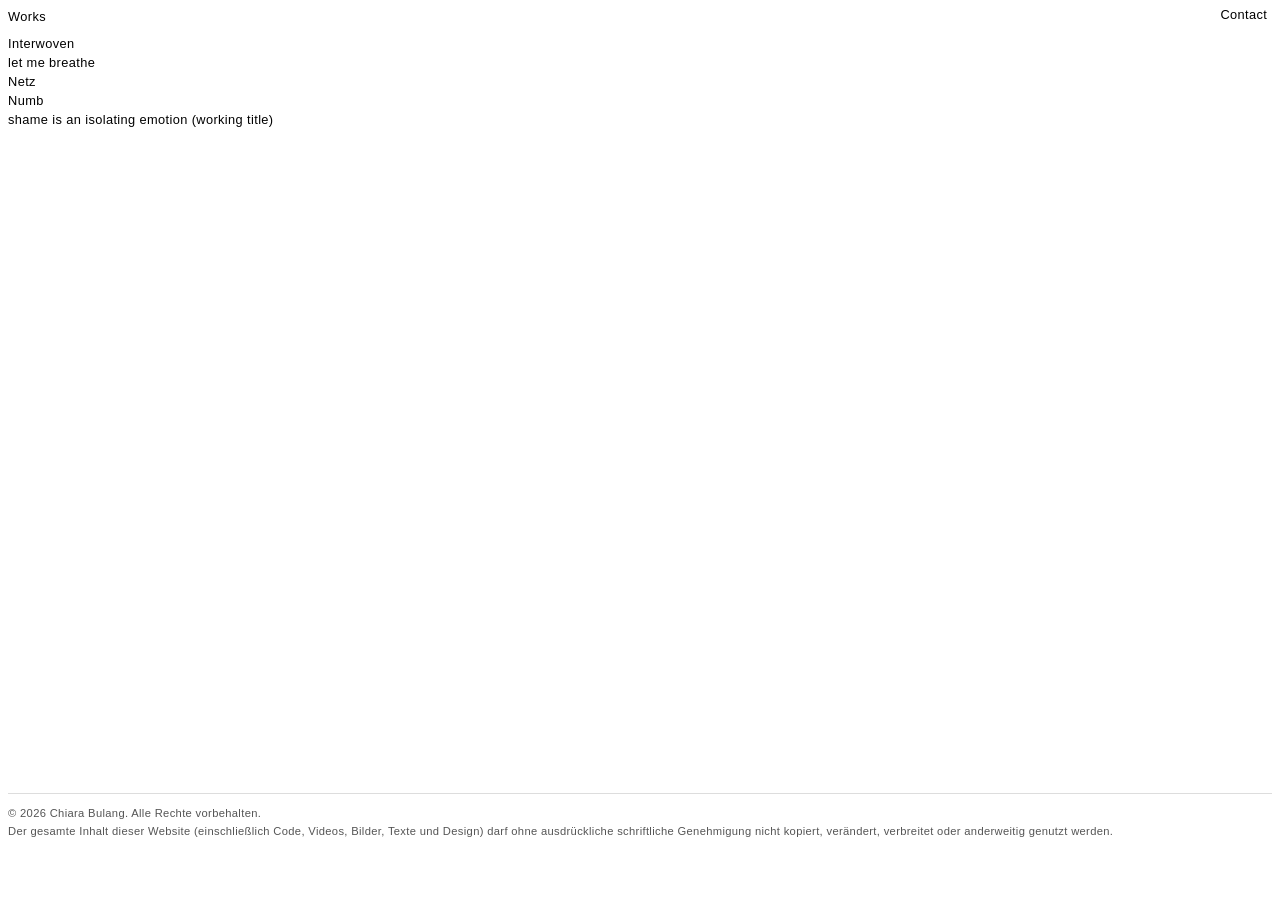
<file: index.html>
<!doctype html>
<html lang="en">
<head>
  <meta charset="utf-8">
  <meta http-equiv="refresh" content="0; url=works/index.html">
  <title>[Artist Name]</title>
</head>
<body>
  <a href="works/index.html">Enter</a>
</body>
</html>
</file>
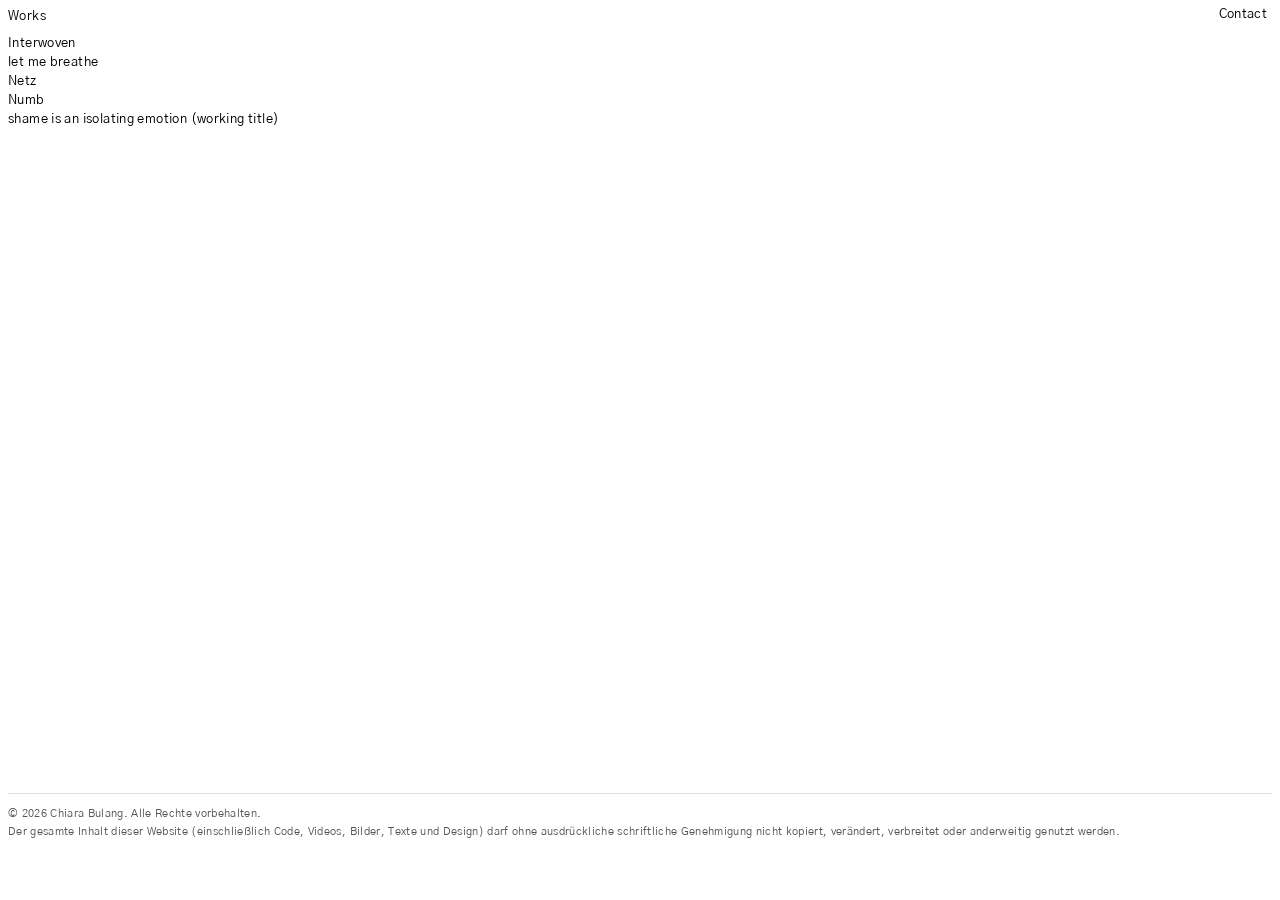
<file: works/index.html>
<!doctype html>
<html lang="en">
<head>
  <meta charset="utf-8">
  <meta name="viewport" content="width=device-width,initial-scale=1.0">
  <meta name="description" content="Chiara Bulang / works">
  <title>Chiara Bulang — Works</title>
  <link rel="stylesheet" href="../css/index.css">
</head>
<body>

  <script src="../js/nav.js" data-root="../"></script>

  <main></main>

</body>
</html>
</file>
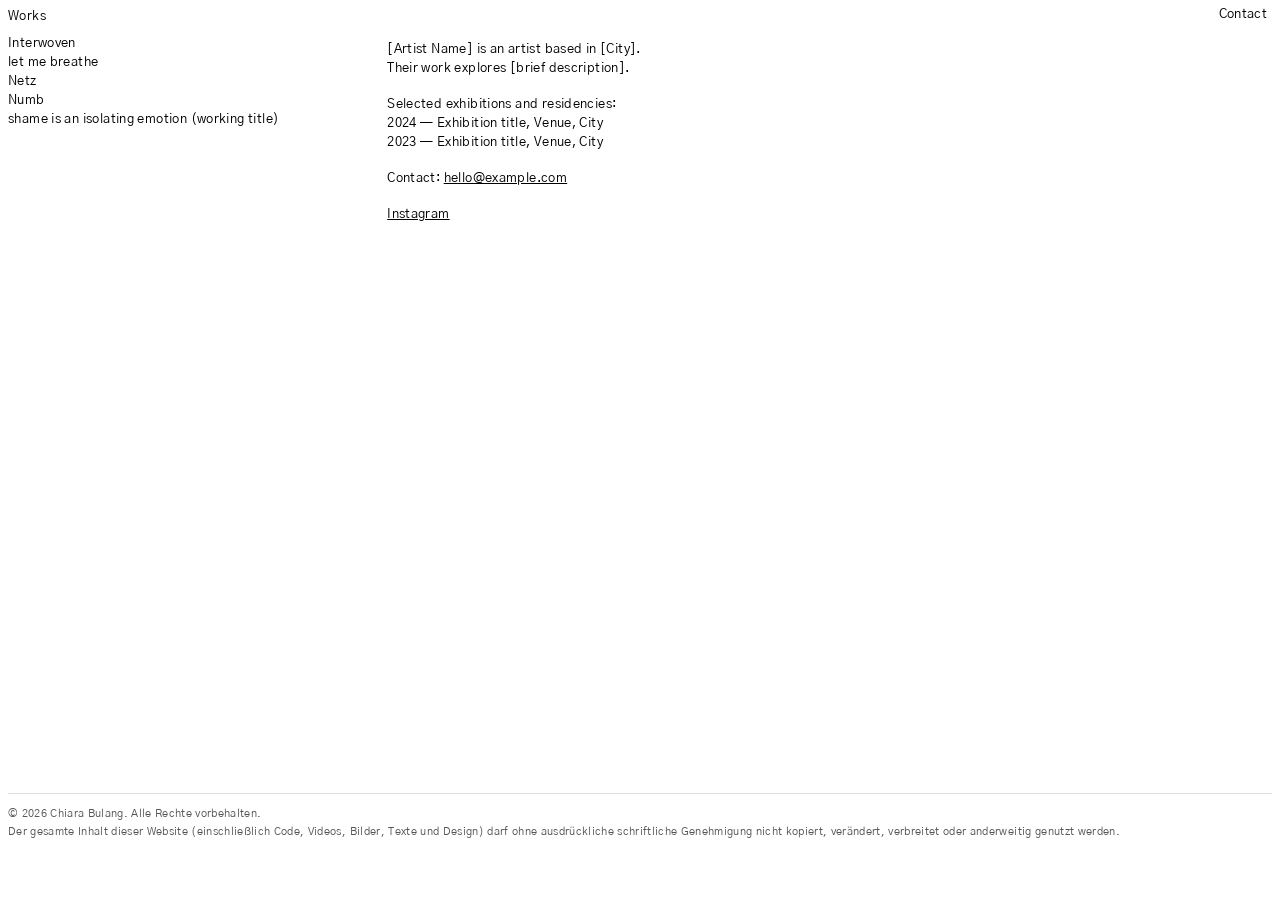
<file: about.html>
<!doctype html>
<html lang="en">
<head>
  <meta charset="utf-8">
  <meta name="viewport" content="width=device-width,initial-scale=1.0">
  <meta name="description" content="Chiara Bulang / contact">
  <title>Chiara Bulang — Contact</title>
  <link rel="stylesheet" href="css/index.css">
</head>
<body>

  <script src="js/nav.js" data-root=""></script>

  <main>
    <div class="about-content">

      <p>
        [Artist Name] is an artist based in [City].<br>
        Their work explores [brief description].
      </p>

      <p>
        Selected exhibitions and residencies:<br>
        2024 — Exhibition title, Venue, City<br>
        2023 — Exhibition title, Venue, City
      </p>

      <p>
        Contact: <a href="mailto:hello@example.com">hello@example.com</a>
      </p>

      <p>
        <a href="https://www.instagram.com/" target="_blank" rel="noopener">Instagram</a>
      </p>

    </div>
  </main>

</body>
</html>
</file>
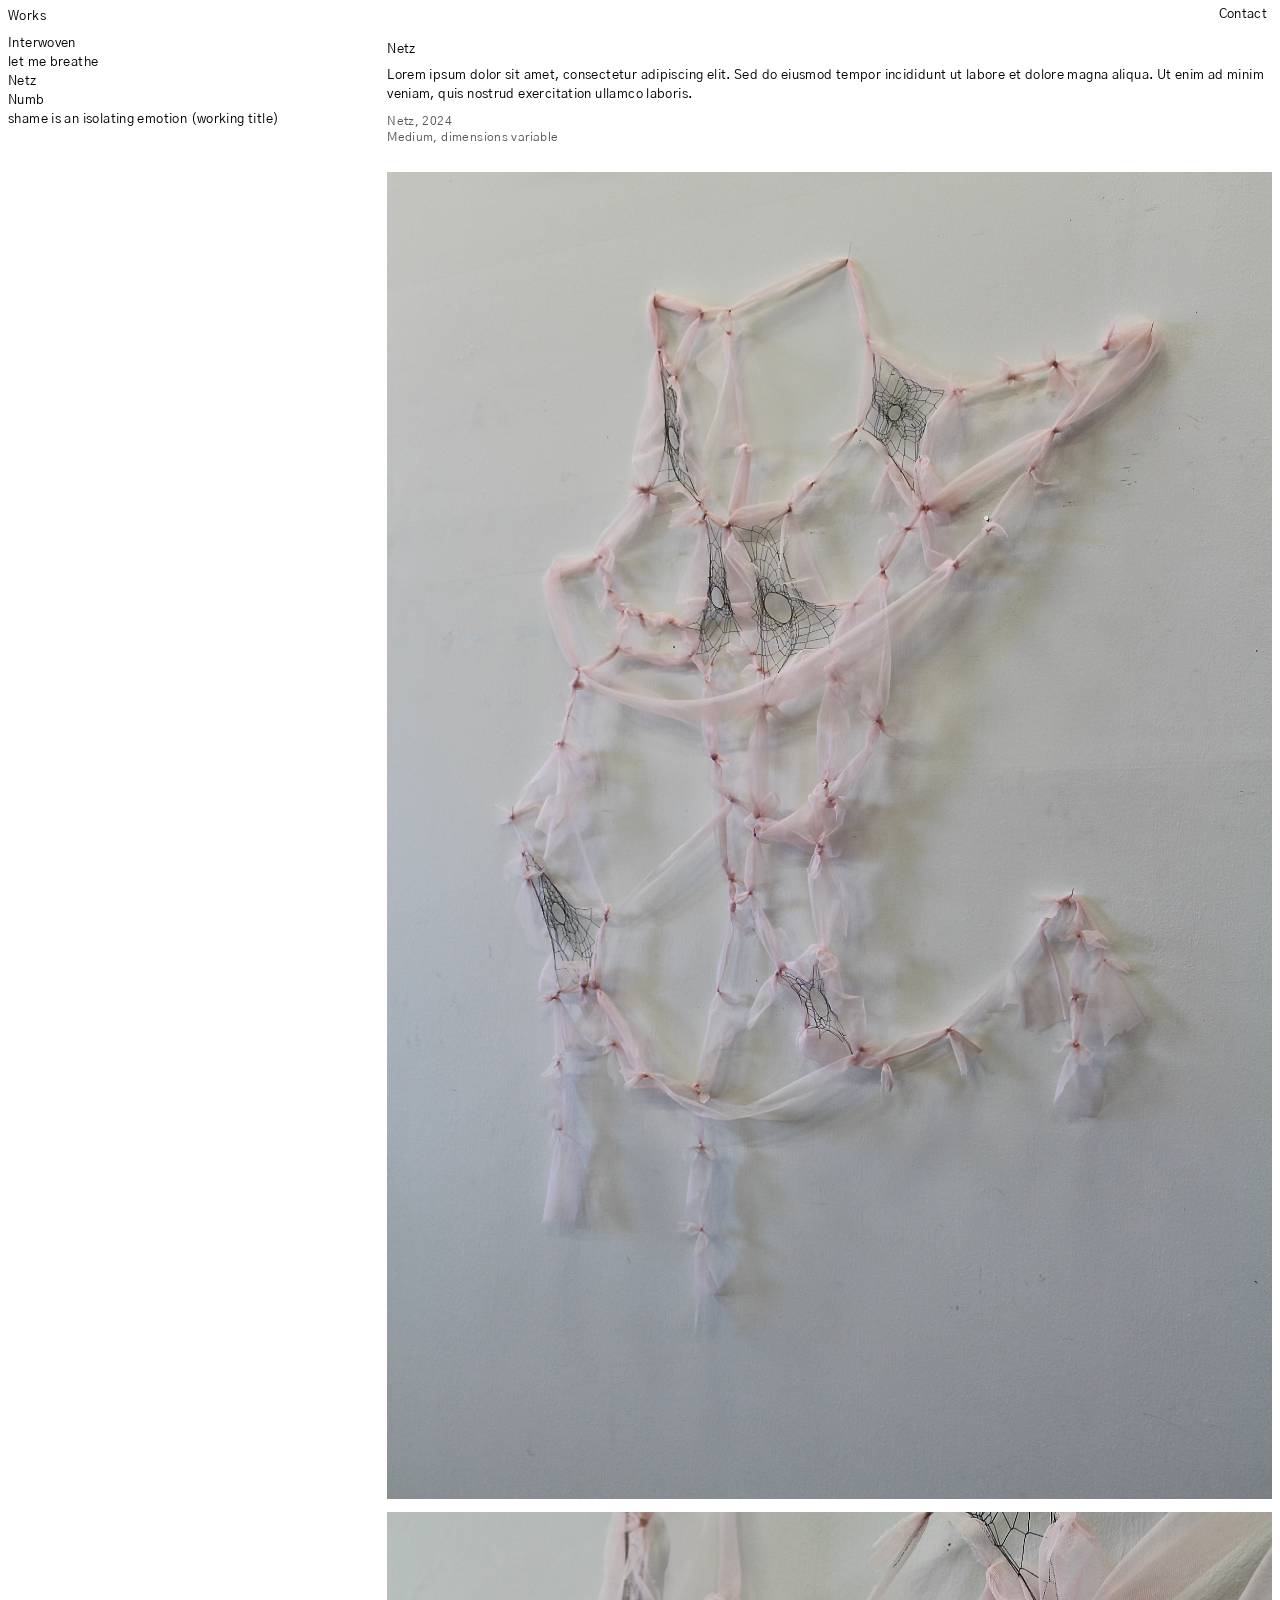
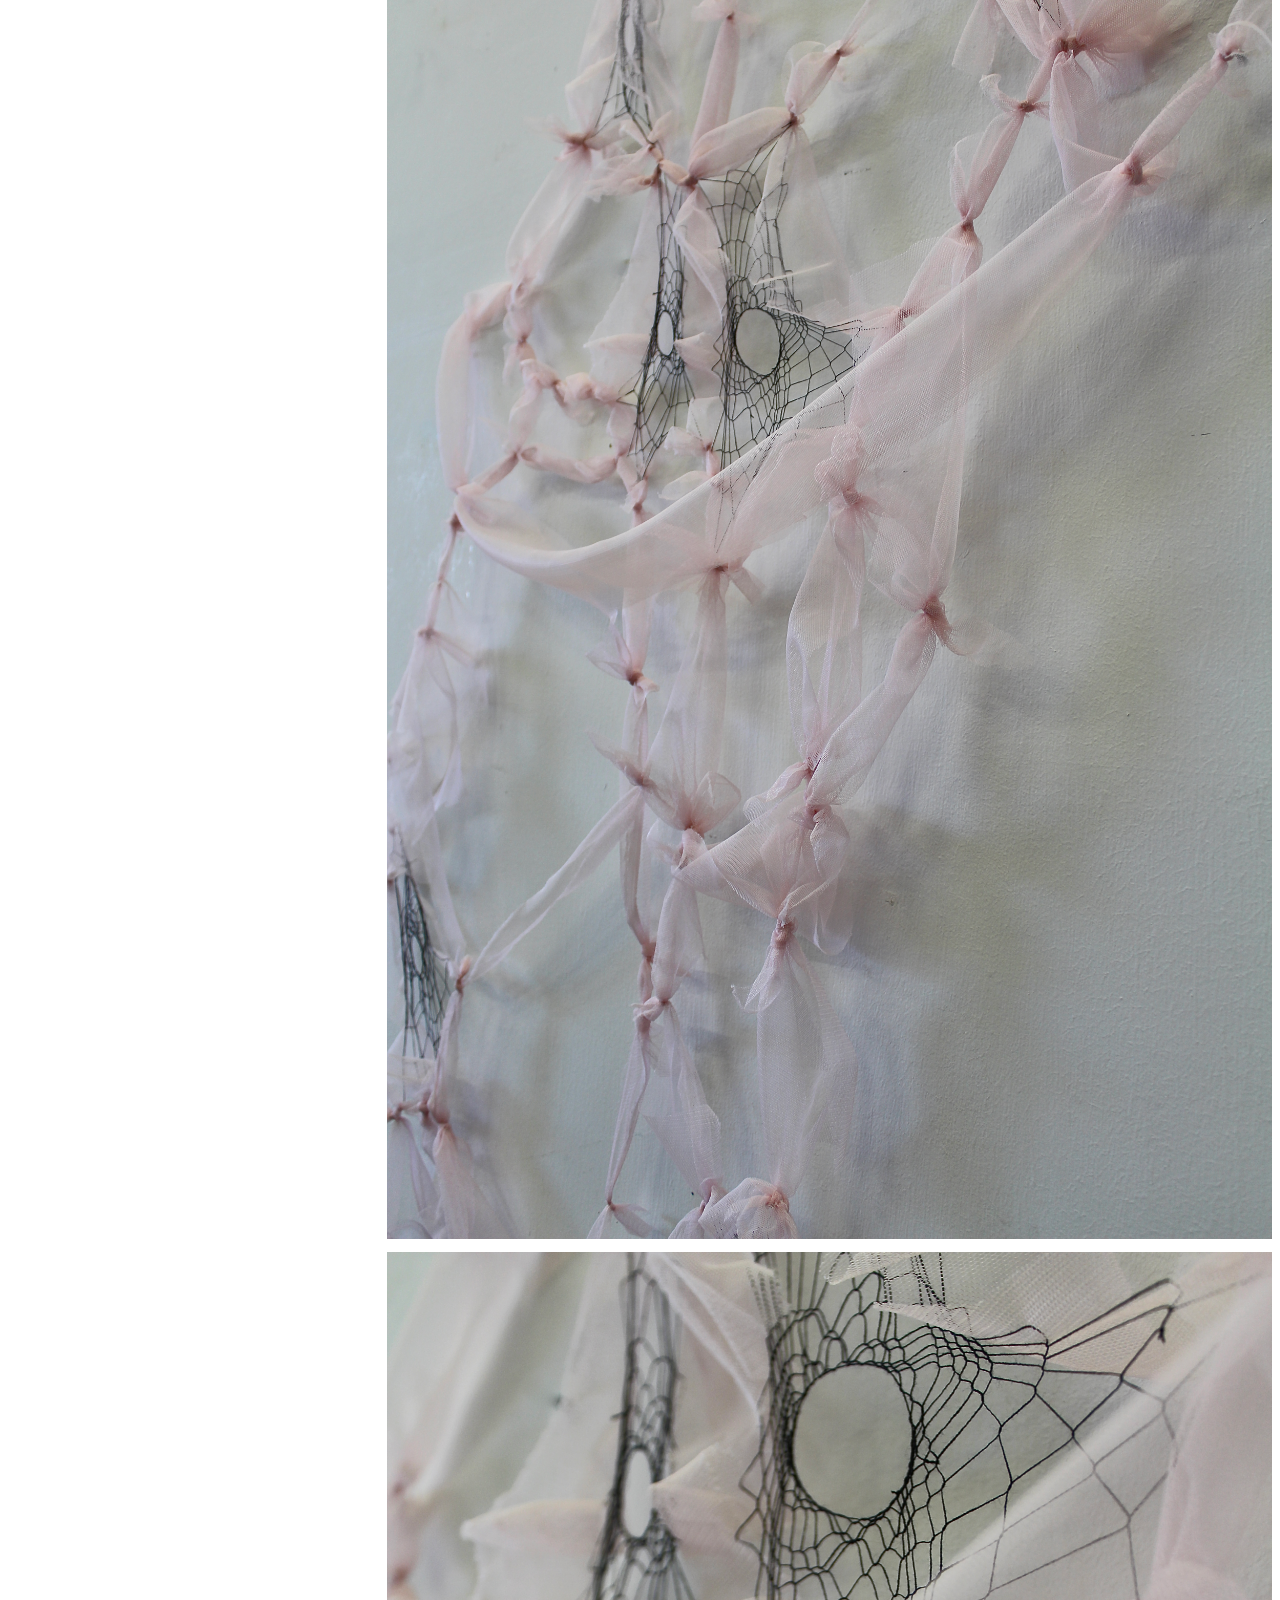
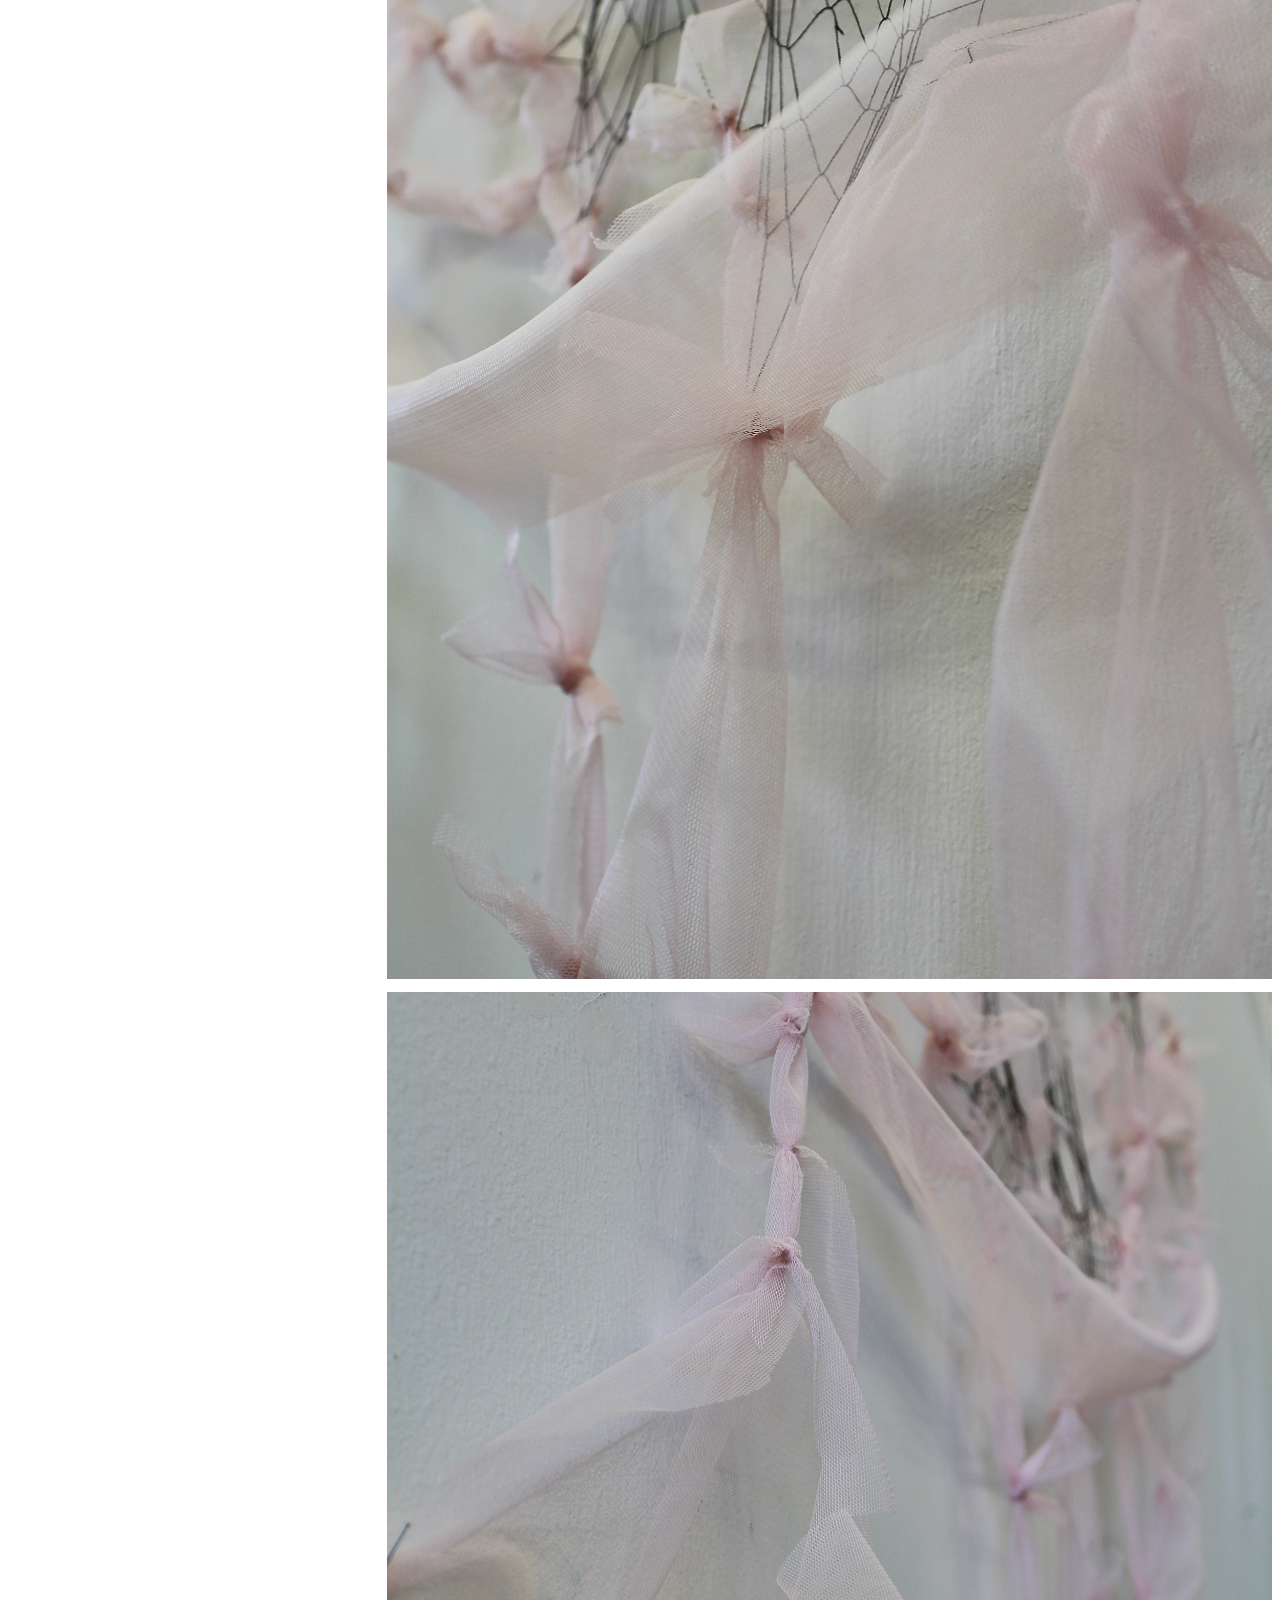
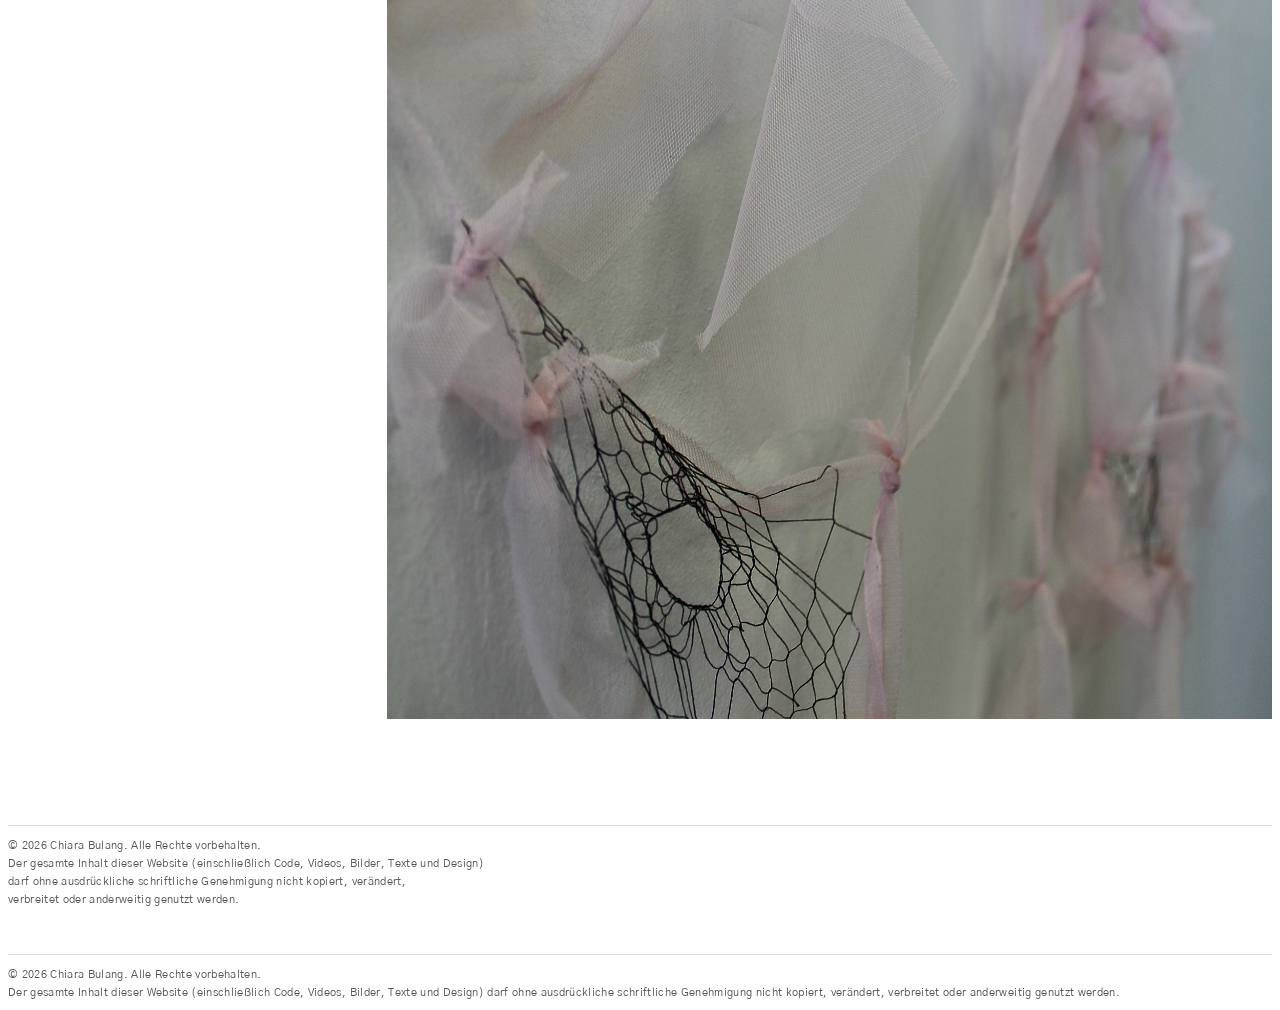
<file: works/netz.html>
<!doctype html>
<html lang="en">
<head>
  <meta charset="utf-8">
  <meta name="viewport" content="width=device-width,initial-scale=1.0">
  <meta name="description" content="Chiara Bulang / Netz">
  <title>Chiara Bulang — Netz</title>
  <link rel="stylesheet" href="../../css/index.css">
</head>
<body>

  <script src="../../js/nav.js" data-root="../../"></script>

  <main>
    <div class="work-content">

      <div class="work-description">
        <h1>Netz</h1>
        <p>
          Lorem ipsum dolor sit amet, consectetur adipiscing elit. Sed do eiusmod tempor
          incididunt ut labore et dolore magna aliqua. Ut enim ad minim veniam, quis nostrud
          exercitation ullamco laboris.
        </p>
        <p class="caption">
          Netz, 2024<br>
          Medium, dimensions variable
        </p>
      </div>

      <img src="../../img/IMG_2637.JPG" alt="Netz, 1">
      <img src="../../img/IMG_2640.JPG" alt="Netz, 2">
      <img src="../../img/IMG_2642.JPG" alt="Netz, 3">
      <img src="../../img/IMG_2646.JPG" alt="Netz, 4">

    </div>
  </main>
  <footer class="footer">
    &copy; 2026 Chiara Bulang. Alle Rechte vorbehalten.<br>
    Der gesamte Inhalt dieser Website (einschlie&szlig;lich Code, Videos, Bilder, Texte und Design)<br>
    darf ohne ausdr&uuml;ckliche schriftliche Genehmigung nicht kopiert, ver&auml;ndert,<br>
    verbreitet oder anderweitig genutzt werden.
  </footer>

</body>
</html>
</file>
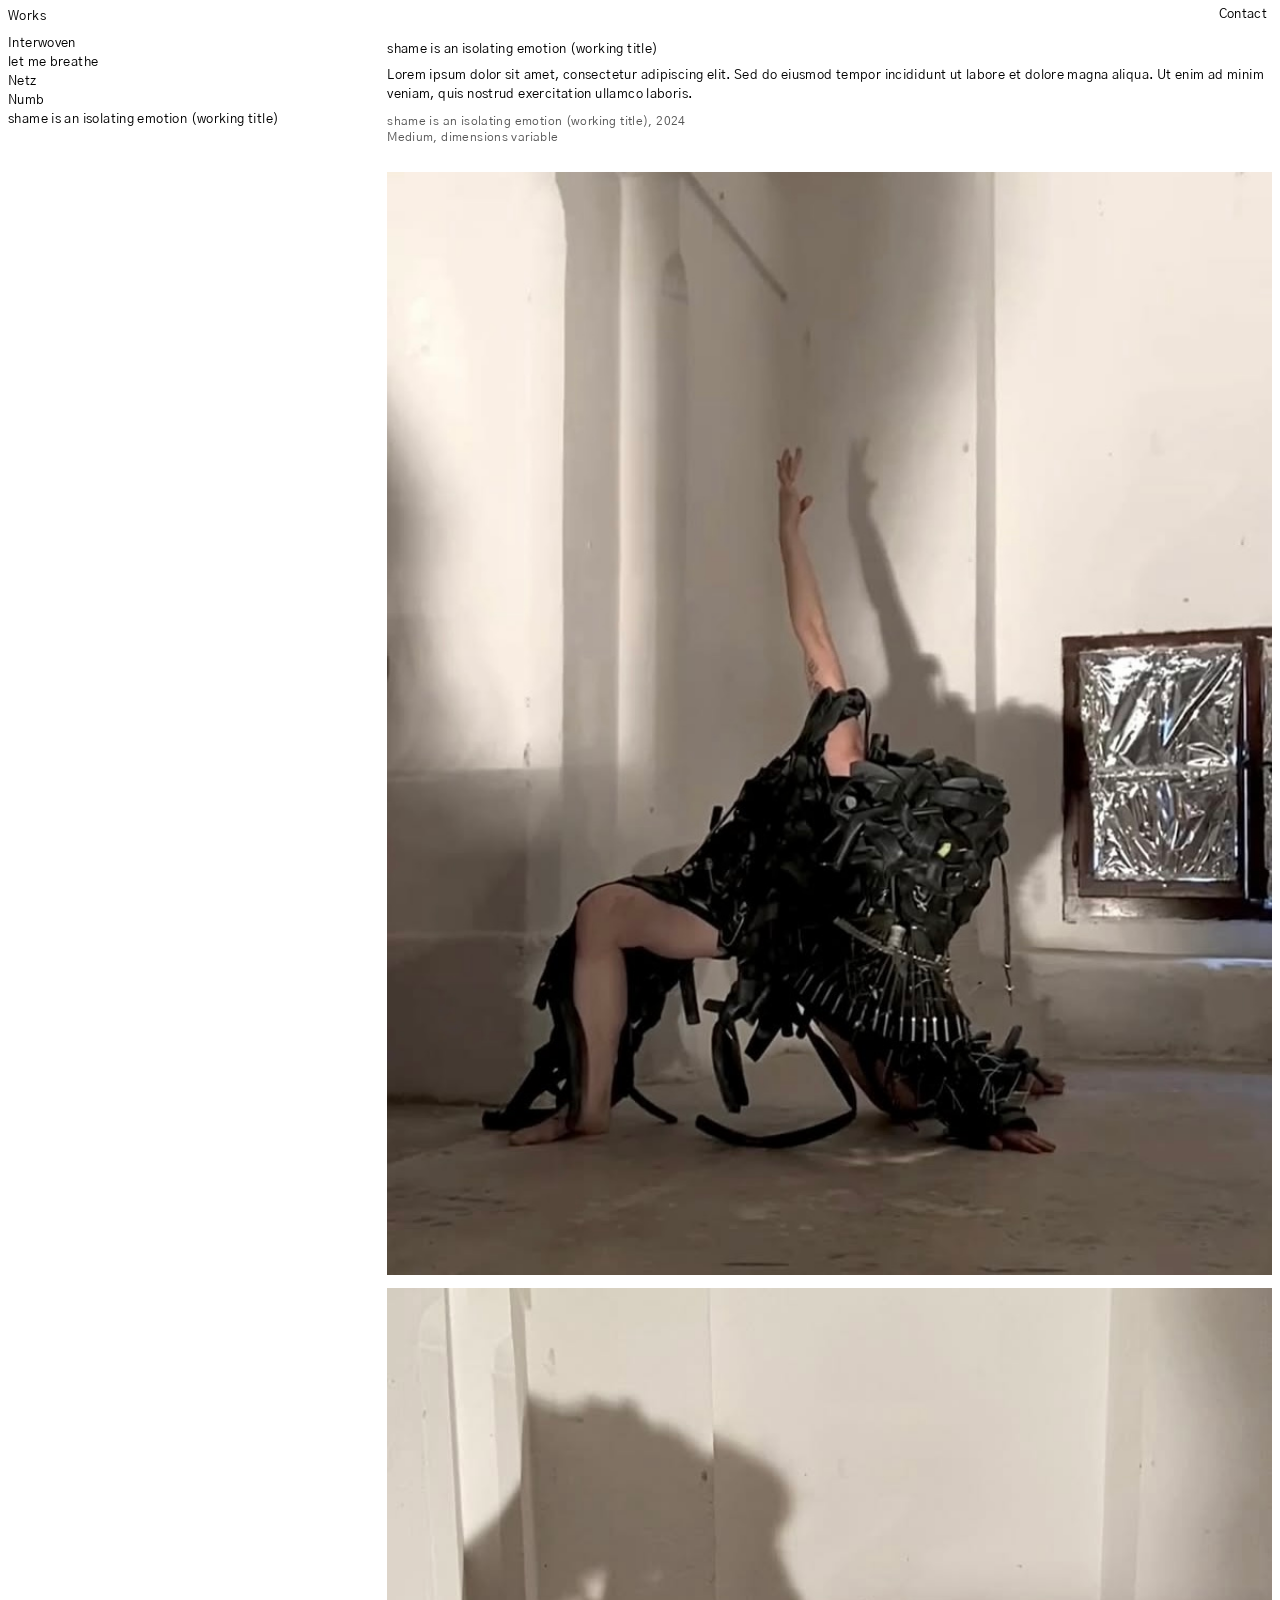
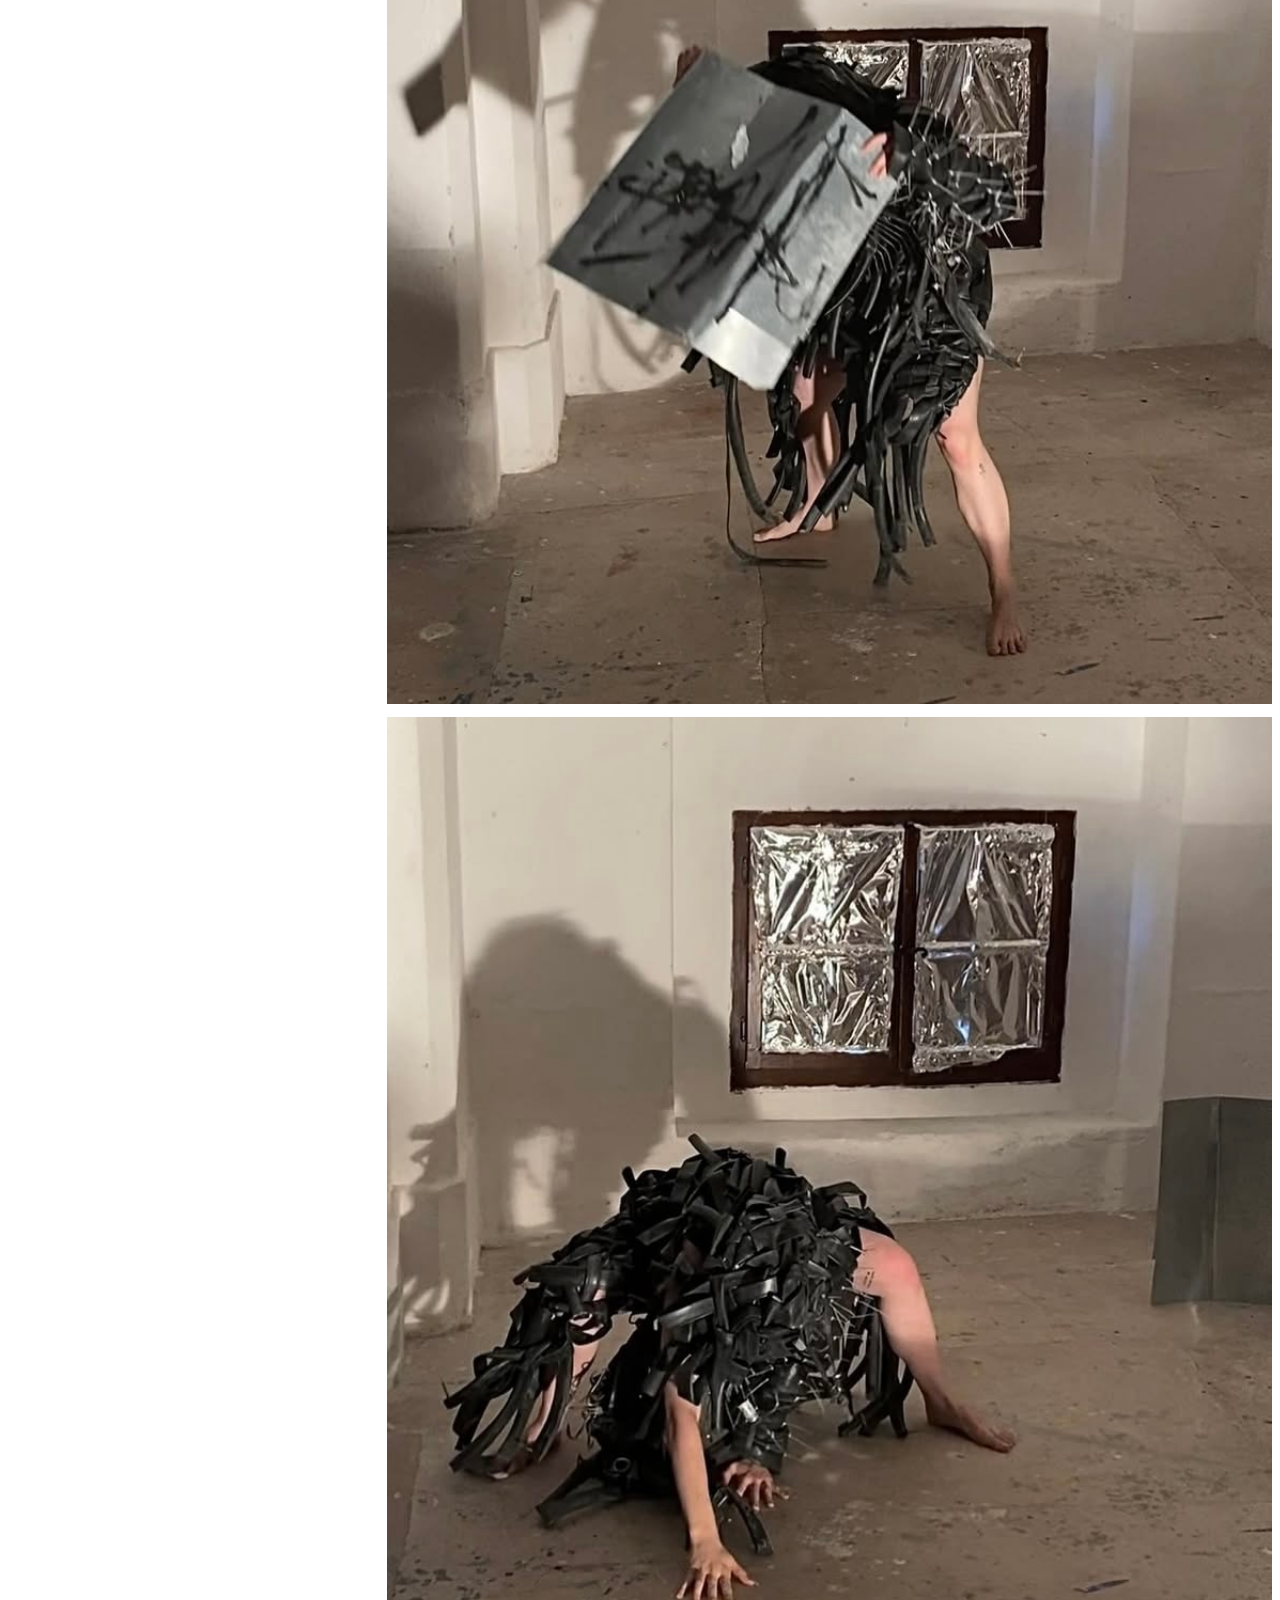
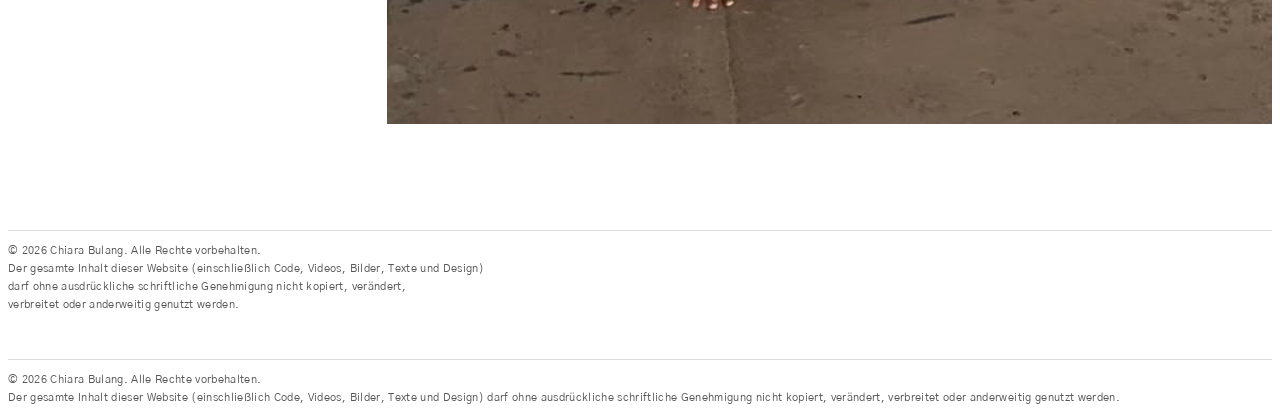
<file: works/shame.html>
<!doctype html>
<html lang="en">
<head>
  <meta charset="utf-8">
  <meta name="viewport" content="width=device-width,initial-scale=1.0">
  <meta name="description" content="Chiara Bulang / shame is an isolating emotion">
  <title>Chiara Bulang — shame is an isolating emotion</title>
  <link rel="stylesheet" href="../../css/index.css">
</head>
<body>

  <script src="../../js/nav.js" data-root="../../"></script>

  <main>
    <div class="work-content">

      <div class="work-description">
        <h1>shame is an isolating emotion (working title)</h1>
        <p>
          Lorem ipsum dolor sit amet, consectetur adipiscing elit. Sed do eiusmod tempor
          incididunt ut labore et dolore magna aliqua. Ut enim ad minim veniam, quis nostrud
          exercitation ullamco laboris.
        </p>
        <p class="caption">
          shame is an isolating emotion (working title), 2024<br>
          Medium, dimensions variable
        </p>
      </div>

      <img src="../../img/IMG_3856.jpg" alt="shame is an isolating emotion, 1">
      <img src="../../img/IMG_3857.jpg" alt="shame is an isolating emotion, 2">
      <img src="../../img/IMG_3858.jpg" alt="shame is an isolating emotion, 3">

    </div>
  </main>

  <footer class="footer">
    &copy; 2026 Chiara Bulang. Alle Rechte vorbehalten.<br>
    Der gesamte Inhalt dieser Website (einschlie&szlig;lich Code, Videos, Bilder, Texte und Design)<br>
    darf ohne ausdr&uuml;ckliche schriftliche Genehmigung nicht kopiert, ver&auml;ndert,<br>
    verbreitet oder anderweitig genutzt werden.
  </footer>

</body>
</html>
</file>
<file: css/index.css>
@import url('https://fonts.googleapis.com/css2?family=Gothic+A1:wght@400;600&display=swap');

*, *:after, *:before {
  margin: 0;
  padding: 0;
  box-sizing: border-box;
}

html {
  font-family: 'Gothic A1', Helvetica, Arial, sans-serif;
  letter-spacing: 0.03em;
}

body {
  padding: 0.5em;
}

::selection {
  color: white;
  background-color: black;
}

li { list-style: none; }

a {
  color: black;
  text-decoration: none;
}

a:hover { text-decoration: underline; }

hr {
  border: none;
  margin-top: 1em;
}

img { max-width: 100%; }

strong, b { font-weight: 600; }

/* Header */
.header {
  font-size: 0.8em;
  position: fixed;
  z-index: 5555;
  line-height: 1.4em;
}

.mirel {
  display: block;
  text-align: left;
  position: fixed;
  letter-spacing: 0.03em;
  z-index: -5;
}

.mirer {
  top: 0.5em;
  right: 1em;
  text-align: right;
  display: block;
  position: fixed;
  letter-spacing: 0.03em;
}

.mirer li {
  display: inline;
  margin-left: 1em;
}

.mirer ul { display: block; }

/* Work index — hidden on mobile, shown on desktop */
.workindex {
  display: none;
}

.mobileworkindex {
  display: block;
  font-size: 0.8em;
  position: fixed;
  margin-top: 5em;
  letter-spacing: 0.03em;
  line-height: 2em;
  z-index: 44;
  width: 95%;
}

@media screen and (min-width: 50rem) {
  .mobileworkindex { display: none; }

  .workindex {
    display: block;
    font-size: 0.8em;
    position: fixed;
    margin-top: 2em;
    letter-spacing: 0.03em;
    line-height: 1.5em;
    z-index: 44;
    width: 27%;
  }

  .workindex a { text-decoration: none; }

  .workindex li {
    max-width: 100%;
    white-space: nowrap;
    overflow: hidden;
    text-overflow: ellipsis;
  }

  .workindex li:hover {
    text-decoration: underline;
    overflow: visible;
  }
}

/* Main content */
main {
  min-height: calc(100vh - 10rem);
  padding-top: 4em;
  padding-bottom: 3em;
}

@media screen and (min-width: 50rem) {
  main {
    padding-top: 2em;
    margin-left: 30%;
  }
}

/* Work detail page */
.work-content {
  font-size: 0.8em;
  line-height: 1.5em;
  letter-spacing: 0.03em;
}

.work-description {
  margin-bottom: 2em;
  line-height: 1.5em;
}

.work-description h1 {
  font-size: 1em;
  font-weight: 400;
  margin-bottom: 0.5em;
}

.work-description p {
  margin-bottom: 0.8em;
}

.work-content img {
  width: 100%;
  display: block;
  margin-bottom: 1em;
}

.work-content .caption {
  font-size: 0.9em;
  color: #555;
  margin-bottom: 2em;
  line-height: 1.4em;
}

/* About page */
.about-content {
  font-size: 0.8em;
  line-height: 1.5em;
  letter-spacing: 0.03em;
  max-width: 40em;
}

.about-content p {
  margin-bottom: 1.3em;
}

.about-content a {
  text-decoration: underline;
}

/* Video embed */
.video {
  position: relative;
  padding-bottom: 56.25%;
  padding-top: 20px;
  height: 0;
}

.video iframe {
  position: absolute;
  top: 0; left: 0;
  width: 100%; height: 100%;
  border: none;
}

.footer {
  font-size: 0.7em;
  letter-spacing: 0.03em;
  line-height: 1.6em;
  color: #555;
  margin-top: 4em;
  padding-top: 1em;
  border-top: 1px solid #ddd;
}
</file>
